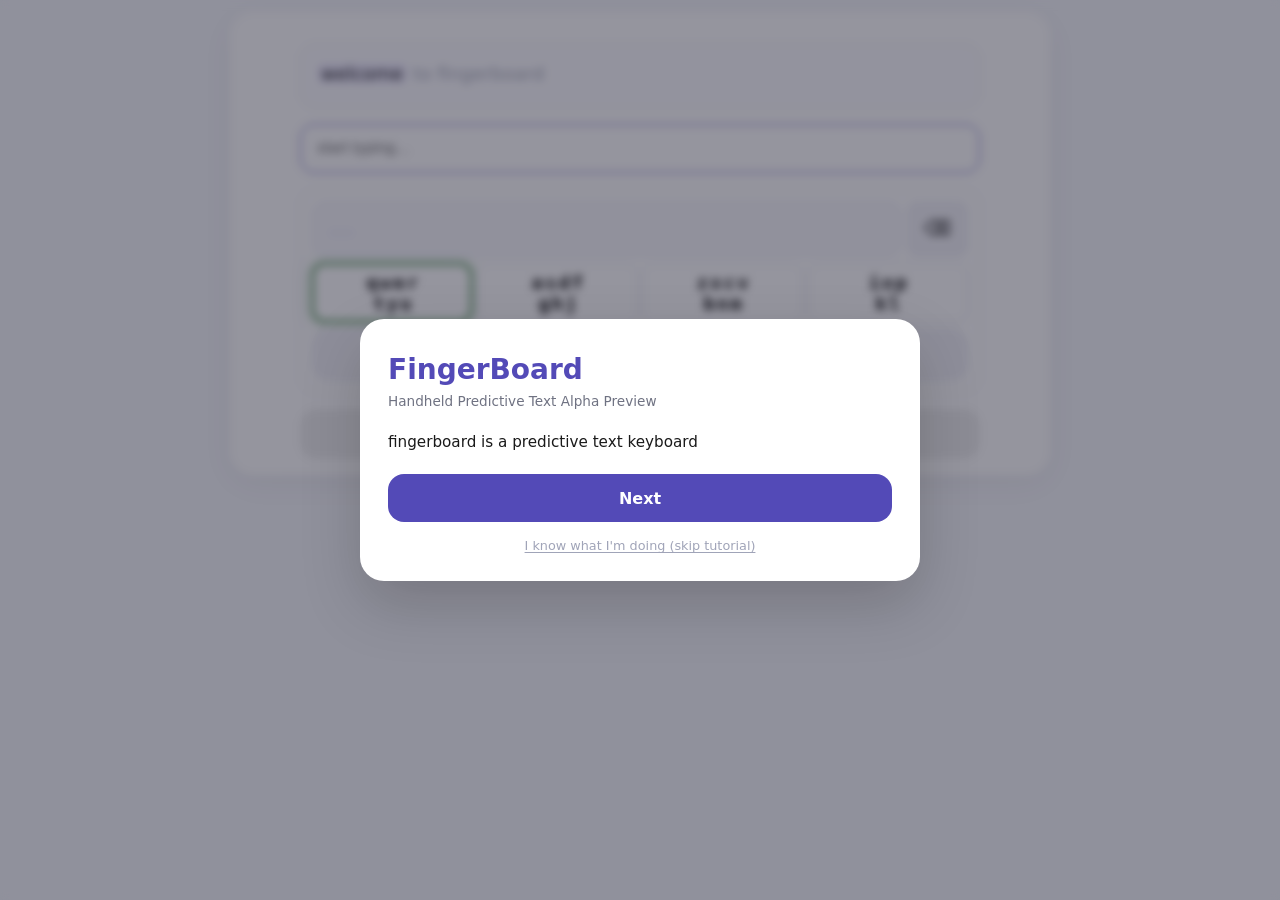
<file: index.html>
<!DOCTYPE html>
<html lang="en">
<link rel="icon" type="image/png" href="favicon.png">
<head>
<meta charset="UTF-8">
<meta name="viewport" content="width=device-width, initial-scale=1.0, maximum-scale=1.0, user-scalable=no">
<title>FingerBoard Alpha</title>
<link rel="stylesheet" href="styles.css">
</head>
<body onload="toggleKb(); showWelcomeModal();">

<!-- Welcome modal -->
<div class="modal-backdrop" id="welcome-modal">
  <div class="modal-card">
    <div class="modal-logo">FingerBoard</div>
    <div class="modal-tagline">Handheld Predictive Text Alpha Preview</div>
    <div class="modal-slides">
      <!-- Slide 1: What is it -->
      <div class="modal-slide active" id="mslide-0">
        <div class="modal-body">
          <p>fingerboard is a predictive text keyboard</p>
        </div>
        <div class="modal-nav-row">
          <button class="modal-nav-next" onclick="modalGoTo(1)">Next</button>
        </div>
        <button class="modal-skip-link" onclick="dismissWelcomeModal(); skipTutorial()">I know what I'm doing (skip tutorial)</button>
      </div>

      <!-- Slide 2: Layout morph -->
      <div class="modal-slide" id="mslide-1">
        <div class="modal-body">
          <p>the keyboard was split into <strong>four groups</strong></p>
        </div>
        <div class="modal-morph-wrap">
          <canvas id="morph-canvas" width="520" height="200"></canvas>
          <div class="morph-caption" id="morph-caption"></div>
        </div>
        <div class="modal-nav-row">
          <button class="modal-nav-back" onclick="modalGoTo(0)">←</button>
          <button class="modal-nav-next" onclick="modalGoTo(2)">Next</button>
        </div>
        <button class="modal-skip-link" onclick="dismissWelcomeModal(); skipTutorial()">I know what I'm doing (skip tutorial)</button>
      </div>

      <!-- Slide 3: How it works -->
      <div class="modal-slide" id="mslide-2">
        <div class="modal-body">
          <p>as you type fingerboard finds <i>all words</i> that match the sequence</p>
        </div>

        <div class="modal-morph-wrap modal-demo-wrap">

          <div id="demo-stream" class="prediction-stream"></div>

          <div class="ghost-box">
            <span id="demo-committed" class="committed-text"></span><span id="demo-ghostTyped" class="ghost-typed"></span><span id="demo-ghostPipe" class="ghost-pipe">|</span><span id="demo-ghostPending" class="ghost-pending"></span>
          </div>

          <div class="keyboard">
            <div class="kb-finger-btn" id="demo-k3">
              <div class="finger-row"><span class="fl">q</span><span class="fl">w</span><span class="fl">e</span><span class="fl">r</span></div>
              <div class="finger-row"><span class="fl">t</span><span class="fl">y</span><span class="fl">u</span></div>
            </div>

            <div class="kb-finger-btn" id="demo-k2">
              <div class="finger-row"><span class="fl">a</span><span class="fl">s</span><span class="fl">d</span><span class="fl">f</span></div>
              <div class="finger-row"><span class="fl">g</span><span class="fl">h</span><span class="fl">j</span></div>
            </div>

            <div class="kb-finger-btn" id="demo-k1">
              <div class="finger-row"><span class="fl">z</span><span class="fl">x</span><span class="fl">c</span><span class="fl">v</span></div>
              <div class="finger-row"><span class="fl">b</span><span class="fl">n</span><span class="fl">m</span></div>
            </div>

            <div class="kb-finger-btn" id="demo-k0">
              <div class="finger-row"><span class="fl">i</span><span class="fl">o</span><span class="fl">p</span></div>
              <div class="finger-row"><span class="fl">k</span><span class="fl">l</span></div>
            </div>
          </div>
        </div>

        <div class="modal-nav-row">
          <button class="modal-nav-back" onclick="modalGoTo(1)">←</button>
          <button class="modal-nav-next" onclick="dismissWelcomeModal()">Let's go!</button>
        </div>

        <button class="modal-skip-link" onclick="dismissWelcomeModal(); skipTutorial()">I know what I'm doing (skip tutorial)</button>
      </div>

    </div>
  </div>
</div>

<!-- Tutorial complete modal -->
<div class="modal-backdrop hidden" id="tutorial-complete-modal">
  <div class="modal-card">
    <div class="modal-logo" style="margin-top:0.25rem;">tutorial complete!</div>
    <div class="modal-tagline">your stats are tracked as you improve</div>

    <div class="tutcomp-stats" id="tutcomp-stats">
      <div class="tutcomp-stat">
        <div class="tutcomp-stat-value" id="tutcomp-wpm">-</div>
        <div class="tutcomp-stat-label">words per min</div>
      </div>
      <div class="tutcomp-stat">
        <div class="tutcomp-stat-value" id="tutcomp-kpc">-</div>
        <div class="tutcomp-stat-label">keystrokes / char</div>
      </div>
      <div class="tutcomp-stat">
        <div class="tutcomp-stat-value" id="tutcomp-streak">-</div>
        <div class="tutcomp-stat-label">streak</div>
      </div>
    </div>

    <div class="modal-body" style="margin-top:1rem; background:#fffbeb; border:1px solid #fde68a; border-radius:12px; padding:0.85rem 1rem;">
      <p style="font-size:0.88rem; color:#92400e; margin:0;">
        in free practice there are no green tutorial hints
      </p>
    </div>

    <div class="modal-nav-row" style="margin-top:1.25rem;">
      <button class="modal-nav-next" onclick="dismissTutorialCompleteModal()">Start practicing →</button>
    </div>
  </div>
</div>

<!-- Practice complete modal -->
<div class="modal-backdrop hidden" id="practice-complete-modal">
  <div class="modal-card">
    <div class="modal-logo">practice complete!</div>

    <div class="tutcomp-stats">
      <div class="tutcomp-stat">
        <div class="tutcomp-stat-value" id="practcomp-wpm">-</div>
        <div class="tutcomp-stat-label">words per min</div>
      </div>
      <div class="tutcomp-stat">
        <div class="tutcomp-stat-value" id="practcomp-kpc">-</div>
        <div class="tutcomp-stat-label">keystrokes / char</div>
      </div>
      <div class="tutcomp-stat">
        <div class="tutcomp-stat-value" id="practcomp-streak">-</div>
        <div class="tutcomp-stat-label">best streak</div>
      </div>
    </div>

    <div class="modal-nav-row" style="margin-top:1.25rem; flex-direction: column; gap: 0.5rem;">
      <button class="modal-nav-next" onclick="dismissPracticeCompleteModal()">keep practicing</button>
      <button class="practcomp-copy-btn" id="practcomp-copy-btn" onclick="copyScoreToClipboard()">copy my score to clipboard</button>
    </div>
  </div>
</div>

<div class="app-shell">

<div class="app-header">
  <h1 class="app-title">FingerBoard</h1>
  <div class="app-subtitle">Predictive typing alpha</div>
</div>

<div class="stats">
  <div class="stat">
    <div class="stat-value" id="wpm-display">-</div>
    <div class="stat-label">words per minute</div>
  </div>
  <div class="stat">
    <div class="stat-value" id="streak-display">0</div>
    <div class="stat-label">streak</div>
  </div>
  <div class="stat">
    <div class="stat-value" id="kpc-display">-</div>
    <div class="stat-label">keystrokes per character</div>
  </div>
  <div class="stat" style="display:none">
    <div class="stat-value" id="acc-display">-</div>
    <div class="stat-label">Accuracy</div>
  </div>
</div>

<div class="mode-label" id="mode-label">tutorial</div>

<div class="progress-wrap">
  <div class="progress-track">
    <div class="progress-fill" id="progress-fill"></div>
  </div>
  <div class="progress-label" id="progress-label">0 / 12</div>
</div>

<div class="feedback" id="feedback"></div>

<div class="prompt-box" id="prompt-box"></div>

<div class="input-row">
  <input type="text" id="typed-input" placeholder="start typing..." autocomplete="off" autocorrect="off" spellcheck="false" />
</div>

<div class="kb-panel" id="kb-panel">
  <div class="kb-layout">

    <div class="kb-ghost-row">
      <div class="kb-ghost" id="kb-ghost">
        <span class="kb-ghost-placeholder" id="ghost-placeholder">...</span>
        <span class="ghost-typed"   id="ghost-typed"></span><span class="ghost-pipe" id="ghost-pipe"></span><span class="ghost-pending" id="ghost-pending"></span>
      </div>
      <button class="kb-bksp-btn" onclick="kbBackspace()" title="Delete last finger press">⌫</button>
    </div>

    <div class="kb-fingers">
      <button class="kb-finger-btn" id="fb-3" onclick="kbFinger(3)">
        <div class="finger-row"><span class="fl">q</span><span class="fl">w</span><span class="fl">e</span><span class="fl">r</span></div>
        <div class="finger-row"><span class="fl">t</span><span class="fl">y</span><span class="fl">u</span></div>
      </button>

      <button class="kb-finger-btn" id="fb-2" onclick="kbFinger(2)">
        <div class="finger-row"><span class="fl">a</span><span class="fl">s</span><span class="fl">d</span><span class="fl">f</span></div>
        <div class="finger-row"><span class="fl">g</span><span class="fl">h</span><span class="fl">j</span></div>
      </button>

      <button class="kb-finger-btn" id="fb-1" onclick="kbFinger(1)">
        <div class="finger-row"><span class="fl">z</span><span class="fl">x</span><span class="fl">c</span><span class="fl">v</span></div>
        <div class="finger-row"><span class="fl">b</span><span class="fl">n</span><span class="fl">m</span></div>
      </button>

      <button class="kb-finger-btn" id="fb-0" onclick="kbFinger(0)">
        <div class="finger-row"><span class="fl">i</span><span class="fl">o</span><span class="fl">p</span></div>
        <div class="finger-row"><span class="fl">k</span><span class="fl">l</span></div>
      </button>
    </div>

    <div class="kb-thumbs">
      <button class="kb-back-btn" onclick="kbPrev()">←</button>
      <button class="kb-lock-btn" onclick="kbConfrim()">↵</button>
      <button class="kb-page-btn" onclick="kbNext()">→</button>
    </div>

  </div>
</div>


<div class="input-actions" id="dev-buttons">
  <button onclick="skipTutorial()">Skip</button>
  <button onclick="toggleInputMode()">Show input row</button>
</div>

<div class="input-actions" id="user-buttons">
  <button onclick="toggleFocusMode()" id="focus-btn">Focus Mode</button>
</div>

</div><!-- /.app-shell -->

<footer class="site-footer">
  <div class="footer-inner">
    <div class="footer-section">
      <h3>Feedback</h3>
      <p class="footer-note">FingerBoard is currently in alpha.</p>

      <textarea
        id="feedbackBox"
        class="feedback-box"
        placeholder="All feedback is appreciated!"
      ></textarea>

      <button class="footer-button" onclick="openFeedbackIssue()">
        Open GitHub Issue
      </button>
    </div>

    <div class="footer-section footer-meta">
      <p>FingerBoard Alpha Preview</p>
    </div>
  </div>
</footer>

<!-- Load scripts in dependency order -->
<script src="engine.js"></script>
<script src="trainer.js"></script>
<script src="ui.js"></script>
<script>
  updateProgress();
  newRound();
  toggleFocusMode();
</script>

</body>
</html>
</file>
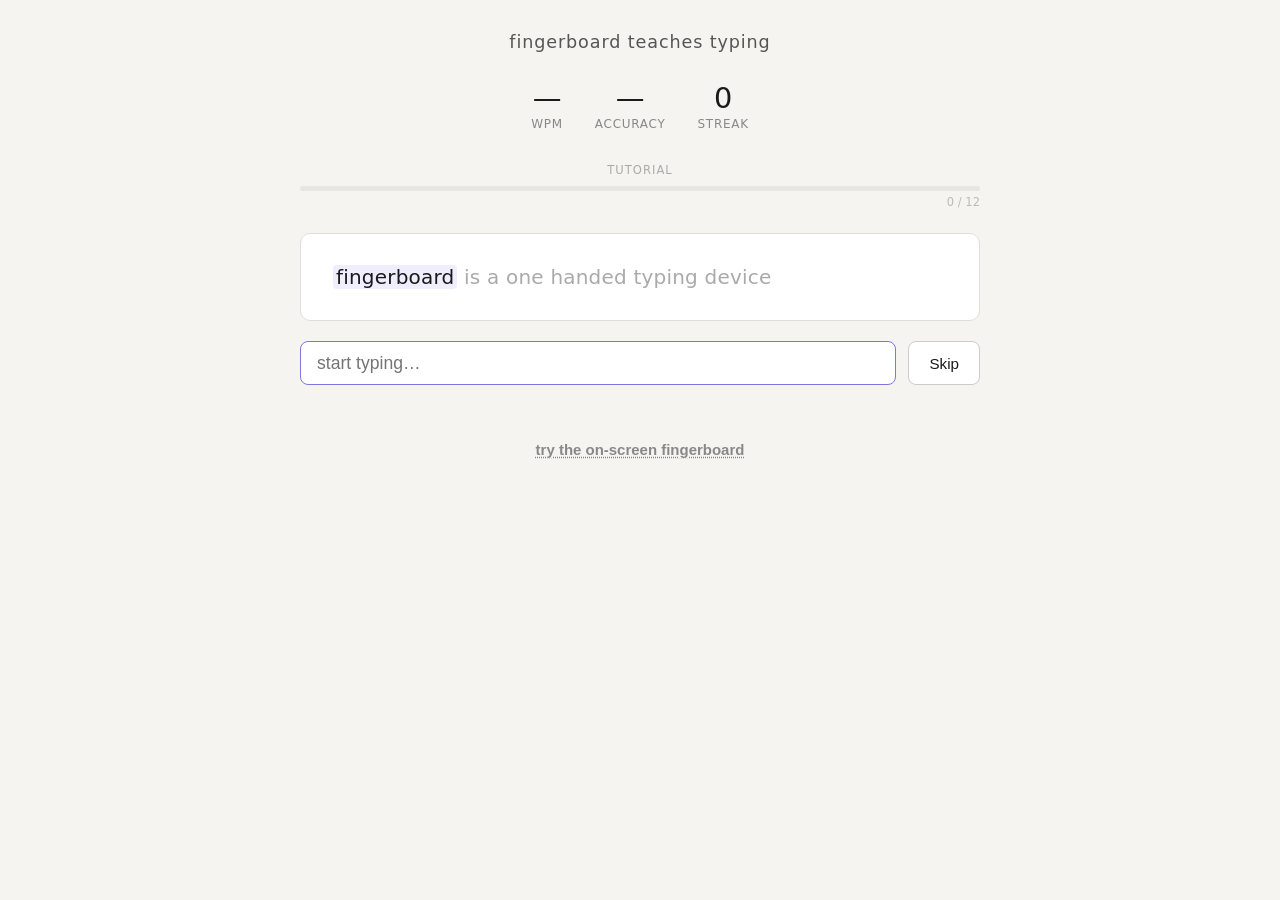
<file: fingerboard_teaches_typing.html>
<!DOCTYPE html>
<html lang="en">
<head>
<meta charset="UTF-8">
<meta name="viewport" content="width=device-width, initial-scale=1.0">
<title>FingerBoard Teaches Typing</title>
<style>
  * { box-sizing: border-box; margin: 0; padding: 0; }

  body {
    font-family: system-ui, sans-serif;
    background: #f5f4f0;
    color: #1a1a1a;
    min-height: 100vh;
    display: flex;
    flex-direction: column;
    align-items: center;
    padding: 2rem 1rem;
  }

  h1 {
    font-size: 1.1rem;
    font-weight: 500;
    letter-spacing: 0.05em;
    color: #555;
    margin-bottom: 2rem;
  }

  .stats {
    display: flex;
    gap: 2rem;
    margin-bottom: 2rem;
  }

  .stat { text-align: center; }

  .stat-value {
    font-size: 1.8rem;
    font-weight: 500;
    color: #1a1a1a;
    line-height: 1;
  }

  .stat-label {
    font-size: 0.75rem;
    color: #888;
    margin-top: 4px;
    text-transform: uppercase;
    letter-spacing: 0.06em;
  }

  .prompt-box {
    background: #fff;
    border: 1px solid #e0ddd6;
    border-radius: 10px;
    padding: 1.5rem 2rem;
    width: 100%;
    max-width: 680px;
    margin-bottom: 1.25rem;
    min-height: 72px;
    line-height: 1.9;
    font-size: 1.25rem;
    letter-spacing: 0.01em;
  }

  .word { display: inline; }
  .word-pending  { color: #aaa; }
  .word-correct  { color: #2e7d32; }
  .word-wrong    { color: #c62828; text-decoration: underline wavy #c62828; }
  .word-current  { color: #1a1a1a; background: #f0edff; border-radius: 4px; padding: 0 3px; }

  .input-row {
    display: flex;
    gap: 0.75rem;
    width: 100%;
    max-width: 680px;
    margin-bottom: 1.25rem;
  }

  #typed-input {
    flex: 1;
    padding: 0.65rem 1rem;
    font-size: 1.1rem;
    border: 1px solid #ccc;
    border-radius: 8px;
    background: #fff;
    outline: none;
    transition: border-color 0.15s;
  }

  #typed-input:focus { border-color: #7f77dd; }

  button {
    padding: 0.65rem 1.25rem;
    font-size: 0.95rem;
    border: 1px solid #ccc;
    border-radius: 8px;
    background: #fff;
    cursor: pointer;
    transition: background 0.12s, border-color 0.12s;
    color: #1a1a1a;
  }

  button:hover { background: #f0edff; border-color: #7f77dd; }

  .feedback {
    font-size: 0.9rem;
    color: #555;
    min-height: 1.4em;
    margin-bottom: 1rem;
    text-align: center;
  }

  .feedback.good { color: #2e7d32; }
  .feedback.bad  { color: #c62828; }

  .panel-toggle {
    font-size: 0.8rem;
    color: #888;
    cursor: pointer;
    text-decoration: underline dotted;
    margin-bottom: 0.5rem;
    background: none;
    border: none;
    padding: 0;
  }

  .panel-toggle:hover { color: #534ab7; background: none; border: none; }

  /* ---- On-screen keyboard panel ---- */
  .kb-panel {
    display: none;
    background: #fff;
    border: 1px solid #e0ddd6;
    border-radius: 10px;
    padding: 1.25rem 1.5rem;
    width: 100%;
    max-width: 680px;
    margin-top: 0.5rem;
  }

  .kb-panel.open { display: block; }

  .kb-layout {
    display: flex;
    gap: 1rem;
    align-items: stretch;
  }

  .kb-ghost {
    flex: 1;
    background: #f9f8f5;
    border: 1px solid #e0ddd6;
    border-radius: 8px;
    padding: 0.75rem 1rem;
    font-size: 1.4rem;
    font-family: monospace;
    min-height: 56px;
    display: flex;
    align-items: center;
    letter-spacing: 0.05em;
    position: relative;
  }

  .kb-ghost-placeholder {
    color: #ccc;
    font-size: 0.9rem;
    font-family: system-ui, sans-serif;
    letter-spacing: 0;
    position: absolute;
    pointer-events: none;
  }

  .ghost-typed   { color: #1a1a1a; }
  .ghost-pipe    { color: #534ab7; font-weight: 500; }
  .ghost-pending { color: #bbb; }

  .kb-fingers {
    display: flex;
    flex-direction: column;
    gap: 6px;
  }

  .kb-finger-btn {
    width: 130px;
    padding: 0.55rem 0.6rem 0.5rem;
    border: 1px solid #ccc;
    border-radius: 8px;
    background: #fff;
    cursor: pointer;
    transition: background 0.1s, border-color 0.1s, transform 0.07s;
    text-align: center;
    color: #1a1a1a;
  }

  .kb-finger-btn:hover  { background: #f0edff; border-color: #7f77dd; }
  .kb-finger-btn.active { background: #534ab7; color: #fff; border-color: #3c3489; transform: scale(0.96); }

  .finger-name {
    font-weight: 500;
    font-size: 0.68rem;
    color: inherit;
    opacity: 0.6;
    display: block;
    margin-bottom: 4px;
    text-transform: uppercase;
    letter-spacing: 0.07em;
  }

  .finger-row {
    display: flex;
    justify-content: center;
    gap: 4px;
    line-height: 1;
  }

  .finger-row + .finger-row {
    margin-top: 3px;
  }

  .fl {
    font-family: monospace;
    font-size: 0.8rem;
    color: inherit;
    opacity: 0.8;
  }

  .kb-thumbs {
    display: flex;
    flex-direction: column;
    gap: 6px;
  }

  .kb-lock-btn {
    padding: 0.5rem 1rem;
    font-size: 0.9rem;
    font-weight: 500;
    background: #534ab7;
    color: #fff;
    border: 1px solid #3c3489;
    border-radius: 8px;
    cursor: pointer;
    transition: background 0.1s;
    white-space: nowrap;
  }

  .kb-lock-btn:hover { background: #3c3489; border-color: #3c3489; }

  .kb-page-btn {
    padding: 0.5rem 1rem;
    font-size: 0.9rem;
    border: 1px solid #ccc;
    border-radius: 8px;
    background: #fff;
    cursor: pointer;
    transition: background 0.1s;
    color: #1a1a1a;
    white-space: nowrap;
  }

  .kb-page-btn:hover { background: #f0edff; border-color: #7f77dd; }

  .mode-label {
    font-size: 0.72rem;
    color: #aaa;
    text-transform: uppercase;
    letter-spacing: 0.09em;
    margin-bottom: 0.6rem;
    text-align: center;
  }

  .progress-wrap {
    width: 100%;
    max-width: 680px;
    margin-bottom: 1.5rem;
  }

  .progress-track {
    width: 100%;
    height: 5px;
    background: #e8e6e0;
    border-radius: 99px;
    overflow: hidden;
  }

  .progress-fill {
    height: 100%;
    background: #534ab7;
    border-radius: 99px;
    transition: width 0.4s ease;
    width: 0%;
  }

  .progress-label {
    font-size: 0.72rem;
    color: #bbb;
    text-align: right;
    margin-top: 4px;
  }

</style>
</head>
<body>

<h1>fingerboard teaches typing</h1>

<div class="stats">
  <div class="stat">
    <div class="stat-value" id="wpm-display">—</div>
    <div class="stat-label">WPM</div>
  </div>
  <div class="stat">
    <div class="stat-value" id="acc-display">—</div>
    <div class="stat-label">Accuracy</div>
  </div>
  <div class="stat">
    <div class="stat-value" id="streak-display">0</div>
    <div class="stat-label">Streak</div>
  </div>
</div>

<div class="mode-label" id="mode-label">tutorial</div>

<div class="progress-wrap">
  <div class="progress-track">
    <div class="progress-fill" id="progress-fill"></div>
  </div>
  <div class="progress-label" id="progress-label">0 / 12</div>
</div>

<div class="prompt-box" id="prompt-box"></div>

<div class="input-row">
  <input type="text" id="typed-input" placeholder="start typing…" autocomplete="off" autocorrect="off" spellcheck="false" />
  <button onclick="newRound()">Skip</button>
</div>

<div class="feedback" id="feedback"></div>

<button class="panel-toggle" onclick="toggleKb()"><h3>try the on-screen fingerboard</h3></button>

<div class="kb-panel" id="kb-panel">
  <div class="kb-layout">

    <div class="kb-ghost" id="kb-ghost">
      <span class="kb-ghost-placeholder" id="ghost-placeholder">press a finger key…</span>
      <span class="ghost-typed"   id="ghost-typed"></span><span class="ghost-pipe" id="ghost-pipe"></span><span class="ghost-pending" id="ghost-pending"></span>
    </div>

    <div class="kb-fingers">
      <button class="kb-finger-btn" id="fb-3" onclick="kbFinger(3)">
        <div class="finger-row"><span class="fl">q</span><span class="fl">w</span><span class="fl">e</span><span class="fl">r</span></div>
        <div class="finger-row"><span class="fl">t</span><span class="fl">y</span><span class="fl">u</span></div>
      </button>
      <button class="kb-finger-btn" id="fb-2" onclick="kbFinger(2)">
        <div class="finger-row"><span class="fl">a</span><span class="fl">s</span><span class="fl">d</span><span class="fl">f</span></div>
        <div class="finger-row"><span class="fl">g</span><span class="fl">z</span><span class="fl">m</span></div>
      </button>
      <button class="kb-finger-btn" id="fb-1" onclick="kbFinger(1)">
        <div class="finger-row"><span class="fl">h</span><span class="fl">i</span><span class="fl">b</span></div>
        <div class="finger-row"><span class="fl">n</span><span class="fl">c</span><span class="fl">v</span></div>
      </button>
      <button class="kb-finger-btn" id="fb-0" onclick="kbFinger(0)">
        <div class="finger-row"><span class="fl">o</span><span class="fl">p</span><span class="fl">j</span></div>
        <div class="finger-row"><span class="fl">k</span><span class="fl">l</span><span class="fl">x</span></div>
      </button>
    </div>

    <div class="kb-thumbs">
      <button class="kb-lock-btn" onclick="kbConfrim()">Confirm</button>
      <button class="kb-page-btn" onclick="kbNext()">Next</button>
    </div>

  </div>

</div>

<script>
/* =========================================================
   TRAINER LOGIC
   ========================================================= */
const TUTORIAL = [
  "fingerboard is a one handed typing device",
  "it uses only four finger keys to type",
  "each finger is assigned a keyboard group",
  "the index finger covers top left",
  "the middle finger covers middle left",
  "the ring finger covers inner right",
  "the pinky finger covers outer right",
  "to type a word press each letter's finger in order",
  "the device predicts your word after every press",
  "press confirm when the correct word appears",
  "press next to cycle through alternative words",
  "now you can enjoy free play",
];

const PRACTICE = [
  "the concept of predictive text reduces friction",
  "input methods should feel natural and efficient",
  "each finger controls a distinct group of letters",
  "the algorithm predicts words from finger sequences",
  "typing with four fingers covers the whole alphabet",
  "the signature of each word guides the prediction",
  "fewer keystrokes produce complete words instantly",
  "the brain adapts quickly to new input patterns",
  "practice builds the muscle memory for each finger",
  "word frequency shapes which suggestion comes first",
  "the device outputs text without a visible screen",
  "every letter belongs to exactly one finger group",
  "the prediction updates with each additional press",
  "confirm the current word to advance the sentence",
  "cycle through alternatives when the first is wrong",
  "compact hardware can support rich text input",
  "the index finger handles the most frequent letters",
  "efficient typing requires learning the letter groups",
  "the fingerboard concept prioritises speed and comfort",
  "text prediction depends on the underlying dictionary",
];

let mode            = "tutorial";  // "tutorial" | "practice"
let tutorialIndex   = 0;
let practicesDone   = 0;

let currentWords    = [];
let wordIndex       = 0;
let startTime       = null;
let totalAttempts   = 0;
let correctAttempts = 0;
let streak          = 0;

function updateProgress() {
  const fill  = document.getElementById("progress-fill");
  const label = document.getElementById("progress-label");
  const modeEl = document.getElementById("mode-label");

  if (mode === "tutorial") {
    const pct = Math.round((tutorialIndex / TUTORIAL.length) * 100);
    fill.style.width = pct + "%";
    label.textContent = tutorialIndex + " / " + TUTORIAL.length;
    modeEl.textContent = "tutorial";
  } else {
    const pct = Math.min(100, Math.round((practicesDone / 20) * 100));
    fill.style.width = pct + "%";
    label.textContent = practicesDone + " completed";
    modeEl.textContent = "free practice";
  }
}

function newRound() {
  let sentence;
  if (mode === "tutorial") {
    if (tutorialIndex >= TUTORIAL.length) {
      mode = "practice";
      setFeedback("tutorial complete — keep going!", "good");
    }
  }

  if (mode === "tutorial") {
    sentence = TUTORIAL[tutorialIndex];
  } else {
    sentence = PRACTICE[Math.floor(Math.random() * PRACTICE.length)];
  }

  currentWords = sentence.split(" ");
  wordIndex    = 0;
  startTime    = null;
  renderPrompt();
  updateProgress();
  document.getElementById("typed-input").value = "";
  document.getElementById("typed-input").focus();
  if (mode === "practice") {
    document.getElementById("feedback").textContent = "";
    document.getElementById("feedback").className = "feedback";
  }
}

function renderPrompt() {
  const box = document.getElementById("prompt-box");
  box.innerHTML = currentWords.map((w, i) => {
    let cls = "word-pending";
    if (i < wordIndex)   cls = "word-correct";
    if (i === wordIndex) cls = "word-current";
    return `<span class="word ${cls}">${w}</span>`;
  }).join(" ");
}

function submitAttempt() {
  const input = document.getElementById("typed-input");
  const typed = input.value.trim();
  if (!typed) return;

  if (startTime === null) startTime = Date.now();

  const expected = currentWords[wordIndex];
  totalAttempts++;

  if (typed === expected) {
    correctAttempts++;
    streak++;
    wordIndex++;

    if (wordIndex >= currentWords.length) {
      const elapsed = (Date.now() - startTime) / 1000 / 60;
      const wpm = Math.round(currentWords.length / elapsed);
      const acc = Math.round((correctAttempts / totalAttempts) * 100);
      document.getElementById("wpm-display").textContent = wpm;
      document.getElementById("acc-display").textContent = acc + "%";
      document.getElementById("streak-display").textContent = streak;

      if (mode === "tutorial") {
        tutorialIndex++;
        setFeedback(tutorialIndex < TUTORIAL.length ? "nice!" : "tutorial complete!", "good");
      } else {
        practicesDone++;
        setFeedback("nice work!", "good");
      }
      setTimeout(newRound, 700);
    } else {
      setFeedback("", "");
      renderPrompt();
    }
  } else {
    streak = 0;
    document.getElementById("streak-display").textContent = streak;
    const box   = document.getElementById("prompt-box");
    const spans = box.querySelectorAll(".word");
    spans[wordIndex].className = "word word-wrong";
    setFeedback(`expected: "${expected}"`, "bad");
    setTimeout(() => {
      spans[wordIndex].className = "word word-current";
      setFeedback("", "");
    }, 1000);
  }

  input.value = "";
  kbReset();
}

function setFeedback(msg, type) {
  const el = document.getElementById("feedback");
  el.textContent = msg;
  el.className = "feedback" + (type ? " " + type : "");
}

document.getElementById("typed-input").addEventListener("keydown", e => {
  if (e.key === "Enter") submitAttempt();
  if (e.key === " ") { e.preventDefault(); submitAttempt(); }
});

/* =========================================================
   FINGERBOARD ENGINE
   ========================================================= */
const CHAR_TO_KEY = {
  q:3,w:3,e:3,r:3,t:3,y:3,u:3,
  a:2,s:2,d:2,f:2,g:2,z:2,m:2,
  h:1,i:1,b:1,n:1,c:1,v:1,
  o:0,p:0,j:0,k:0,l:0,x:0
};

function getSignature(word) {
  let sig = "";
  for (const c of word) {
    const k = CHAR_TO_KEY[c];
    if (k !== undefined) sig += k;
  }
  return sig;
}

let prefixMap    = {};
let signatureMap = {};

const BUILTIN_WORDS = [
  // tutorial sentence words first — guaranteed first predictions
  "fingerboard","is","a","one","handed","typing","device",
  "it","uses","only","four","finger","keys","to","type","every","letter",
  "each","assigned","distinct","group","of","letters",
  "the","index","covers","q","w","e","r","t","y","u",
  "middle","a","s","d","f","g","z","m",
  "ring","h","i","b","n","c","v",
  "pinky","o","p","j","k","l","x",
  "word","press","in","order",
  "predicts","your","after","press",
  "confirm","when","correct","appears",
  "next","cycle","through","alternative","words",
  "try","on","screen","below","get","started",
  // practice sentence words
  "concept","predictive","text","reduces","friction",
  "input","methods","should","feel","natural","and","efficient",
  "controls","letters","algorithm","sequences",
  "with","whole","alphabet","signature","guides","prediction",
  "fewer","keystrokes","produce","complete","instantly",
  "brain","adapts","quickly","new","patterns",
  "practice","builds","muscle","memory","for",
  "frequency","shapes","which","suggestion","comes","first",
  "outputs","without","visible","screen",
  "belongs","exactly","updates","additional",
  "advance","sentence","alternatives","wrong",
  "compact","hardware","can","support","rich",
  "handles","most","frequent","requires","learning","groups",
  "prioritises","speed","comfort","depends","underlying","dictionary",
  // general high-frequency fill
  "be","that","have","not","he","as","you","do","at","this",
  "but","his","by","they","we","say","her","she","or","an","will","my",
  "all","would","there","their","what","so","up","out","if","about","who",
  "go","me","make","like","time","no","just","him","know","take",
  "people","into","year","good","some","could","them","see","other",
  "than","then","now","look","come","its","over","think","also",
  "back","use","two","how","our","work","well","way","even","want",
  "because","any","these","give","day","us","great","need",
  "hand","high","place","hold","turn","here","why","help",
  "put","old","same","tell","follow","came","show","form","small","set",
  "never","open","seem","together","begin","got","walk",
];

function buildMaps(words) {
  prefixMap    = {};
  signatureMap = {};
  for (const word of words) {
    const sig = getSignature(word);
    if (!sig) continue;
    if (!signatureMap[sig]) signatureMap[sig] = [];
    signatureMap[sig].push(word);
    for (let i = 0; i <= sig.length; i++) {
      const pre = sig.slice(0, i);
      if (!prefixMap[pre]) prefixMap[pre] = [];
      prefixMap[pre].push(word);
    }
  }
}

function vocabPeek(prefix, n) {
  return (prefixMap[prefix] || []).slice(0, n);
}

function vocabRead(sig) {
  return signatureMap[sig] || [];
}

buildMaps(BUILTIN_WORDS);

/* Try to load dictionary.txt from same directory (GitHub Pages) */
fetch("dictionary.txt")
  .then(r => r.ok ? r.text() : Promise.reject())
  .then(text => {
    const words = text.split("\n").map(l => l.trim().toLowerCase()).filter(Boolean);
    buildMaps(words);
  })
  .catch(() => { /* silently use builtin */ });

/* ---- Engine state (mirrors FingerboardModel in Java) ---- */
let kbSig         = "";
let kbBrowseIdx   = -1;
let kbSuggestions = ["", ""];
let kbPageMatches = [];

function kbUpdatePredicting() {
  const picks = vocabPeek(kbSig, 2);
  kbSuggestions[0] = picks[0] || "";
  kbSuggestions[1] = picks[1] || "";
  kbBrowseIdx   = -1;
  kbPageMatches = [];
}

function kbFinger(index) {
  kbSig += index;
  kbUpdatePredicting();
  kbRenderGhost();
  flashFinger(index);
}

function kbConfrim() {
  const word = kbSuggestions[0];
  if (!word) return;
  document.getElementById("typed-input").value = word;
  submitAttempt();
}

function kbNext() {
  if (!kbSig) return;

  if (kbBrowseIdx === -1) {
    /* Handoff: transition predicting -> browsing (mirrors Java nextPage) */
    kbPageMatches = vocabRead(kbSig);
    const slot1Was = kbSuggestions[1];
    kbSuggestions[0] = slot1Was;
    let startIdx = 0;
    if (kbPageMatches.length > 0 && kbPageMatches[0] === slot1Was) startIdx = 1;
    kbSuggestions[1] = kbPageMatches[startIdx] || "";
    kbBrowseIdx = startIdx;
  } else {
    /* Browsing: advance one step */
    kbSuggestions[0] = kbSuggestions[1];
    kbBrowseIdx++;
    if (kbBrowseIdx < kbPageMatches.length && kbPageMatches[kbBrowseIdx] === kbSuggestions[0]) {
      kbBrowseIdx++;
    }
    kbSuggestions[1] = kbPageMatches[kbBrowseIdx] || "";
  }

  kbRenderGhost();
}

function kbReset() {
  kbSig         = "";
  kbBrowseIdx   = -1;
  kbSuggestions = ["", ""];
  kbPageMatches = [];
  kbRenderGhost();
}

function kbRenderGhost() {
  const word   = kbSuggestions[0];
  const sigLen = kbSig.length;
  const ph     = document.getElementById("ghost-placeholder");

  if (!word && sigLen === 0) {
    ph.style.display = "";
    document.getElementById("ghost-typed").textContent   = "";
    document.getElementById("ghost-pipe").textContent    = "";
    document.getElementById("ghost-pending").textContent = "";
    return;
  }

  ph.style.display = "none";

  if (!word) {
    document.getElementById("ghost-typed").textContent   = kbSig;
    document.getElementById("ghost-pipe").textContent    = "|";
    document.getElementById("ghost-pending").textContent = "";
    return;
  }

  const typedPart   = word.slice(0, Math.min(sigLen, word.length));
  const pendingPart = sigLen < word.length ? word.slice(sigLen) : "";

  document.getElementById("ghost-typed").textContent   = typedPart;
  document.getElementById("ghost-pipe").textContent    = "|";
  document.getElementById("ghost-pending").textContent = pendingPart;
}

function flashFinger(index) {
  const btn = document.getElementById("fb-" + index);
  if (!btn) return;
  btn.classList.add("active");
  setTimeout(() => btn.classList.remove("active"), 150);
}

function toggleKb() {
  document.getElementById("kb-panel").classList.toggle("open");
}

updateProgress();
newRound();
</script>
</body>
</html>
</file>
<file: styles.css>
* {
  box-sizing: border-box;
  margin: 0;
  padding: 0;
}

:root {
  --bg: #f6f7fb;
  --card: #ffffff;
  --card-soft: #fafafe;
  --line: #e7e8f2;
  --line-strong: #dcdff0;
  --text: #1a1a1a;
  --muted: #6f7282;
  --soft-muted: #a0a4b8;
  --accent: #534ab7;
  --accent-soft: #f0edff;
  --success: #2e7d32;
  --danger: #c62828;
  --shadow: 0 8px 30px rgba(0,0,0,0.05);
  --radius: 18px;
  --radius-sm: 12px;
}

body {
  background: var(--bg);
  font-family: system-ui, sans-serif;
  color: var(--text);
  min-height: 100vh;
  line-height: 1.35;
  padding: 0.75rem;
}

/* App shell */
.app-shell {
  width: 100%;
  max-width: 820px;
  margin: 0 auto;
  background: var(--card);
  border-radius: 24px;
  box-shadow: var(--shadow);
  padding: 1rem;
}

/* Header */
.app-header {
  text-align: center;
  margin-bottom: 1rem;
}

.app-title {
  font-size: clamp(1.4rem, 4vw, 2rem);
  font-weight: 700;
}

.app-subtitle {
  margin-top: 0.25rem;
  font-size: 0.9rem;
  color: var(--muted);
}

/* Stats */
.stats {
  display: grid;
  grid-template-columns: repeat(3, 1fr);
  gap: 0.5rem;
  margin-bottom: 0.9rem;
}

.stat {
  background: var(--card-soft);
  border: 1px solid var(--line);
  border-radius: 14px;
  padding: 0.55rem 0.35rem;
  text-align: center;
}

.stat-value {
  font-size: 0.95rem;
  font-weight: 700;
}

.stat-label {
  margin-top: 0.15rem;
  font-size: 0.68rem;
  color: var(--muted);
  text-transform: uppercase;
  letter-spacing: 0.04em;
}

/* Labels */
.mode-label {
  text-align: center;
  font-size: 0.68rem;
  color: var(--soft-muted);
  text-transform: uppercase;
  letter-spacing: 0.08em;
  margin-bottom: 0.6rem;
}

/* Progress */
.progress-wrap {
  max-width: 680px;
  margin: 0 auto 0.8rem auto;
}

.progress-track {
  width: 100%;
  height: 5px;
  background: #ececf4;
  border-radius: 999px;
  overflow: hidden;
}

.progress-fill {
  height: 100%;
  width: 0%;
  background: var(--accent);
  border-radius: 999px;
  transition: width 0.3s ease;
}

.progress-label {
  text-align: right;
  margin-top: 0.3rem;
  font-size: 0.68rem;
  color: var(--soft-muted);
}

/* Feedback */
.feedback {
  min-height: 1.2em;
  text-align: center;
  font-size: 0.85rem;
  margin-bottom: 0.8rem;
  color: var(--muted);
}

.feedback.good { color: var(--success); }
.feedback.bad { color: var(--danger); }

/* Prompt box */
.prompt-box {
  width: 100%;
  max-width: 680px;
  margin: 0 auto 1rem auto;
  background: #fcfcff;
  border: 1px solid var(--line);
  border-radius: 16px;
  padding: 1rem;
  font-size: clamp(1rem, 2.6vw, 1.15rem);
  line-height: 1.45;
  min-height: 64px;
}

.word-pending { color: #a6a9b8; }
.word-correct { color: var(--success); }
.word-wrong {
  color: var(--danger);
  text-decoration: underline wavy var(--danger);
}
.word-current {
  color: var(--text);
  background: var(--accent-soft);
  border-radius: 6px;
  padding: 0 4px;
}

/* Input row */
.input-row {
  display: flex;
  width: 100%;
  max-width: 680px;
  margin: 0 auto 1rem auto;
}

#typed-input {
  width: 100%;
  border: 1px solid var(--line-strong);
  border-radius: 14px;
  padding: 0.9rem 1rem;
  font-size: 1rem;
  outline: none;
  background: white;
}

#typed-input:focus {
  border-color: var(--accent);
}

/* Buttons */
button {
  border: none;
  border-radius: 16px;
  padding: 0.95rem 1rem;
  font-size: 1rem;
  font-family: inherit;
  cursor: pointer;
  transition: transform 0.08s ease, opacity 0.15s ease;
}

button:hover {
  opacity: 0.96;
}

button:active {
  transform: translateY(1px);
}

/* Keyboard panel */
.kb-panel {
  display: none;
  width: 100%;
  max-width: 680px;
  margin: 0 auto;
  background: #fff;
  border: 1px solid var(--line);
  border-radius: 16px;
  padding: 0.7rem;
}

.kb-panel.open {
  display: block;
}

.kb-layout {
  display: flex;
  flex-direction: column;
  gap: 0.4rem;
}

/* Ghost */
.kb-ghost {
  width: 100%;
  min-height: 56px;
  background: #f7f7fc;
  border: 1px solid var(--line);
  border-radius: 14px;
  padding: 0.9rem 1rem;
  font-size: 1.15rem;
  font-family: monospace;
  display: flex;
  align-items: center;
  position: relative;
}

.kb-ghost-placeholder {
  color: #b8bccb;
  font-size: 0.85rem;
  position: absolute;
}

.ghost-typed { color: var(--text); }
.ghost-pipe {
  color: var(--accent);
  font-weight: 700;
}
.ghost-pending { color: #b0b4c3; }

/* Finger buttons */
.kb-fingers {
  display: grid;
  grid-template-columns: repeat(4, 1fr);
  gap: 0.3rem;
}

.kb-finger-btn {
  min-height: 52px;
  background: white;
  border: 1px solid var(--line);
  border-radius: 12px;
  padding: 0.4rem 0.25rem;
  box-shadow: 0 2px 6px rgba(0,0,0,0.04);
}

.kb-finger-btn.active {
  transform: translateY(1px);
}

.finger-row {
  display: flex;
  justify-content: center;
  gap: 0.15rem;
}

.fl {
  font-family: monospace;
  font-size: clamp(1rem, 2.5vw, 1.15rem);
  line-height: 1.15;
  font-weight: 600;
}

/* Thumb row */
.kb-thumbs {
  display: grid;
  grid-template-columns: 1fr 1fr 1fr;
  gap: 0.3rem;
}

.kb-lock-btn {
  background: #f3f3f8;
  color: var(--text);
  font-weight: 700;
  font-size: 1.05rem;
  border: 1px solid var(--line-strong);
}

.kb-page-btn {
  background: #f3f3f8;
  color: var(--text);
  font-weight: 600;
  font-size: 1.05rem;
  border: 1px solid var(--line);
}

.kb-back-btn {
  background: #f3f3f8;
  color: var(--text);
  font-weight: 600;
  font-size: 1.05rem;
  border: 1px solid var(--line);
}

/* Backspace button inside ghost row */
.kb-ghost-row {
  display: flex;
  gap: 0.3rem;
  align-items: stretch;
}

.kb-ghost {
  flex: 1;
}

.kb-bksp-btn {
  flex-shrink: 0;
  min-width: 48px;
  background: #f3f3f8;
  color: var(--text);
  font-size: 1.2rem;
  font-weight: 600;
  border-radius: 10px;
  border: 1px solid var(--line);
  display: flex;
  align-items: center;
  justify-content: center;
  cursor: pointer;
  transition: transform 0.08s ease, opacity 0.15s ease;
}

.kb-bksp-btn:active {
  transform: translateY(1px);
  opacity: 0.85;
}

/* Bottom actions */
.input-actions {
  width: 100%;
  max-width: 680px;
  margin: 1rem auto 0 auto;
  display: flex;
  gap: 0.75rem;
}

.input-actions button {
  flex: 1;
}

/* Footer */
.site-footer {
  margin-top: 2rem;
  border-top: 1px solid var(--line);
  background: #f8f8fc;
  padding: 2rem 0;
}

.footer-inner {
  max-width: 760px;
  margin: 0 auto;
  padding: 0 1rem;
}

.footer-section h3 {
  margin-bottom: 0.5rem;
}

.footer-note {
  font-size: 0.9rem;
  color: var(--muted);
  margin-bottom: 0.75rem;
}

.feedback-box {
  width: 100%;
  min-height: 100px;
  resize: vertical;
  border: 1px solid var(--line-strong);
  border-radius: 14px;
  padding: 0.9rem;
  font-size: 1rem;
  font-family: inherit;
  background: white;
  margin-bottom: 0.75rem;
}

.footer-button {
  width: 100%;
}

.footer-meta {
  margin-top: 1rem;
  text-align: center;
  font-size: 0.85rem;
  color: var(--soft-muted);
}

/* Focus mode */
.focus-hidden {
  display: none !important;
}

body.focus-mode .prompt-box {
  margin-top: 1rem;
}

body.focus-mode .kb-panel {
  margin-top: 1rem;
}

/* Success animation */
.prompt-success {
  animation: promptSuccessFlash 500ms ease;
}

@keyframes promptSuccessFlash {
  0% { transform: scale(1); }
  30% { transform: scale(1.015); }
  100% { transform: scale(1); }
}

.prompt-success-glow {
  box-shadow:
    0 0 0 2px rgba(46,125,50,0.14),
    0 0 18px rgba(46,125,50,0.16);
  border-color: var(--success) !important;
}

/* Responsive */
@media (max-width: 700px) {
  body {
    padding: 0.4rem;
  }

  .app-shell {
    padding: 0.8rem;
    border-radius: 18px;
  }

  .stats {
    gap: 0.4rem;
  }

  .stat {
    padding: 0.45rem 0.2rem;
  }

  .stat-value {
    font-size: 0.85rem;
  }

  .stat-label {
    font-size: 0.62rem;
  }

  .kb-fingers {
    grid-template-columns: repeat(4, 1fr);
    gap: 0.45rem;
  }

  .kb-finger-btn {
    min-height: 72px;
    padding: 0.6rem 0.2rem;
  }

  .fl {
    font-size: 0.95rem;
  }

  .kb-thumbs button {
    min-height: 56px;
  }

  .input-actions {
    flex-direction: column;
  }
}

/* First-word guided highlight */
.kb-finger-btn.tutorial-glow,
.kb-lock-btn.tutorial-glow,
.kb-page-btn.tutorial-glow,
.kb-back-btn.tutorial-glow,
.kb-bksp-btn.tutorial-glow {
  border: 2px solid #2e7d32;
  box-shadow:
    0 0 0 3px rgba(46,125,50,0.12),
    0 0 18px rgba(46,125,50,0.18);
  animation: tutorialPulse 1s ease-in-out infinite;
}

@keyframes tutorialPulse {
  0%   { transform: scale(1); }
  50%  { transform: scale(1.025); }
  100% { transform: scale(1); }
}

button,
input,
.kb-finger-btn,
.kb-lock-btn,
.kb-page-btn {
  touch-action: manipulation;
}

/* Welcome modal */
.modal-backdrop {
  position: fixed;
  inset: 0;
  background: rgba(20, 20, 40, 0.45);
  backdrop-filter: blur(4px);
  display: flex;
  align-items: flex-start;
  justify-content: center;
  z-index: 1000;
  padding: 1rem;
  overflow-y: auto;
}

.modal-backdrop.hidden {
  display: none;
}

.modal-card {
  background: var(--card);
  border-radius: 24px;
  box-shadow: 0 24px 60px rgba(0,0,0,0.18);
  padding: 2rem 1.75rem 1.5rem;
  max-width: 560px;
  width: 100%;
  margin: auto;
}

.modal-logo {
  font-size: 1.75rem;
  font-weight: 700;
  color: var(--accent);
  margin-bottom: 0.2rem;
}

.modal-tagline {
  font-size: 0.85rem;
  color: var(--muted);
  margin-bottom: 1.25rem;
}

/* Slide container */
.modal-slides {
  overflow: hidden;
  position: relative;
}

.modal-slide {
  display: none;
}

.modal-slide.active {
  display: block;
}

.modal-body {
  font-size: 0.95rem;
  line-height: 1.6;
  color: var(--text);
  margin-bottom: 1.25rem;
}

.modal-body p + p {
  margin-top: 0.75rem;
}

/* Morph canvas */
.modal-morph-wrap {
  width: 100%;
  background: #f7f7fc;
  border: 1px solid var(--line);
  border-radius: 14px;
  overflow: hidden;
  margin-bottom: 1rem;
  position: relative;
}

.modal-morph-wrap canvas {
  display: block;
  width: 100%;
  height: auto;
}

.morph-caption {
  font-size: 0.78rem;
  color: var(--soft-muted);
  text-align: center;
  padding: 0.5rem;
}

/* Dot indicators */
.modal-dots {
  display: flex;
  justify-content: center;
  gap: 0.45rem;
  margin-bottom: 1.25rem;
}

.modal-dot {
  width: 7px;
  height: 7px;
  border-radius: 999px;
  background: var(--line-strong);
  transition: background 0.2s, width 0.2s;
}

.modal-dot.active {
  background: var(--accent);
  width: 18px;
}

/* Buttons */
.modal-ok-btn {
  width: 100%;
  background: var(--accent);
  color: white;
  font-weight: 700;
  font-size: 1rem;
  border-radius: 16px;
  padding: 0.9rem;
}

.modal-nav-row {
  display: flex;
  gap: 0.6rem;
  margin-bottom: 0;
}

.modal-nav-back {
  flex: 0 0 auto;
  background: #f3f3f8;
  color: var(--text);
  font-weight: 600;
  font-size: 1rem;
  border-radius: 16px;
  padding: 0.9rem 1.25rem;
}

.modal-nav-next {
  flex: 1;
  background: var(--accent);
  color: white;
  font-weight: 700;
  font-size: 1rem;
  border-radius: 16px;
  padding: 0.9rem;
}

.modal-skip-link {
  display: block;
  text-align: center;
  margin-top: 0.75rem;
  font-size: 0.8rem;
  color: var(--soft-muted);
  cursor: pointer;
  background: none;
  border: none;
  padding: 0.25rem;
  width: 100%;
  text-decoration: underline;
  text-underline-offset: 2px;
}

.modal-skip-link:hover {
  color: var(--muted);
}

.modal-demo-wrap {
  padding: 20px;
}

.prediction-stream {
  height: 28px;
  font-size: 16px;
  color: var(--soft-muted);
  margin-bottom: 10px;
  font-family: monospace;
  white-space: nowrap;
  overflow: hidden;
}

.ghost-box {
  width: 100%;
  min-height: 56px;
  background: #f7f7fc;
  border: 1px solid var(--line);
  border-radius: 14px;
  padding: 0.9rem 1rem;
  font-size: 1.15rem;
  font-family: monospace;
  display: flex;
  align-items: center;
  flex-wrap: wrap;
  margin-bottom: 18px;
}

.committed-text {
  color: var(--text);
  white-space: pre;
}

.keyboard {
  display: grid;
  grid-template-columns: repeat(4,1fr);
  gap: 0.6rem;
  margin-bottom: 14px;
}

/* Tutorial glow for individual letters */
.fl {
  display: inline-block;
  position: relative;
}

.fl.tutorial-glow {
  border-radius: 8px;
  box-shadow:
    0 0 0 2px #2e7d32,
    0 0 0 5px rgba(46,125,50,0.12),
    0 0 12px rgba(46,125,50,0.18);
  animation: tutorialPulse 1s ease-in-out infinite;
}

/* Add this new section after the existing demo keyboard styles */

.kb-finger-btn.active,
#demo-k0.active,
#demo-k1.active,
#demo-k2.active,
#demo-k3.active,
#demo-enterBtn.active {
  background: #565663;
  color: white;
  box-shadow:
    inset 0 2px 4px rgba(0,0,0,0.2),
    0 2px 6px rgba(0,0,0,0.15);
  transform: translateY(2px);
}

/* Practice complete modal copy button */
.practcomp-copy-btn {
  width: 100%;
  background: var(--card-soft);
  color: var(--muted);
  font-size: 0.88rem;
  font-weight: 500;
  border: 1px solid var(--line-strong);
  border-radius: 16px;
  padding: 0.75rem;
  cursor: pointer;
  transition: background 0.15s, color 0.15s;
}

.practcomp-copy-btn:hover {
  background: var(--accent-soft);
  color: var(--accent);
  border-color: var(--accent);
}

.practcomp-copy-btn.copied {
  background: #f0fdf4;
  color: var(--success);
  border-color: var(--success);
}

/* Tutorial complete modal stats */
.tutcomp-stats {
  display: grid;
  grid-template-columns: repeat(3, 1fr);
  gap: 0.5rem;
  margin-top: 1.25rem;
}

.tutcomp-stat {
  background: var(--card-soft);
  border: 1px solid var(--line);
  border-radius: 14px;
  padding: 0.75rem 0.5rem;
  text-align: center;
}

.tutcomp-stat-value {
  font-size: 1.4rem;
  font-weight: 700;
  color: var(--accent);
}

.tutcomp-stat-label {
  margin-top: 0.2rem;
  font-size: 0.68rem;
  color: var(--muted);
  text-transform: uppercase;
  letter-spacing: 0.04em;
}
</file>
